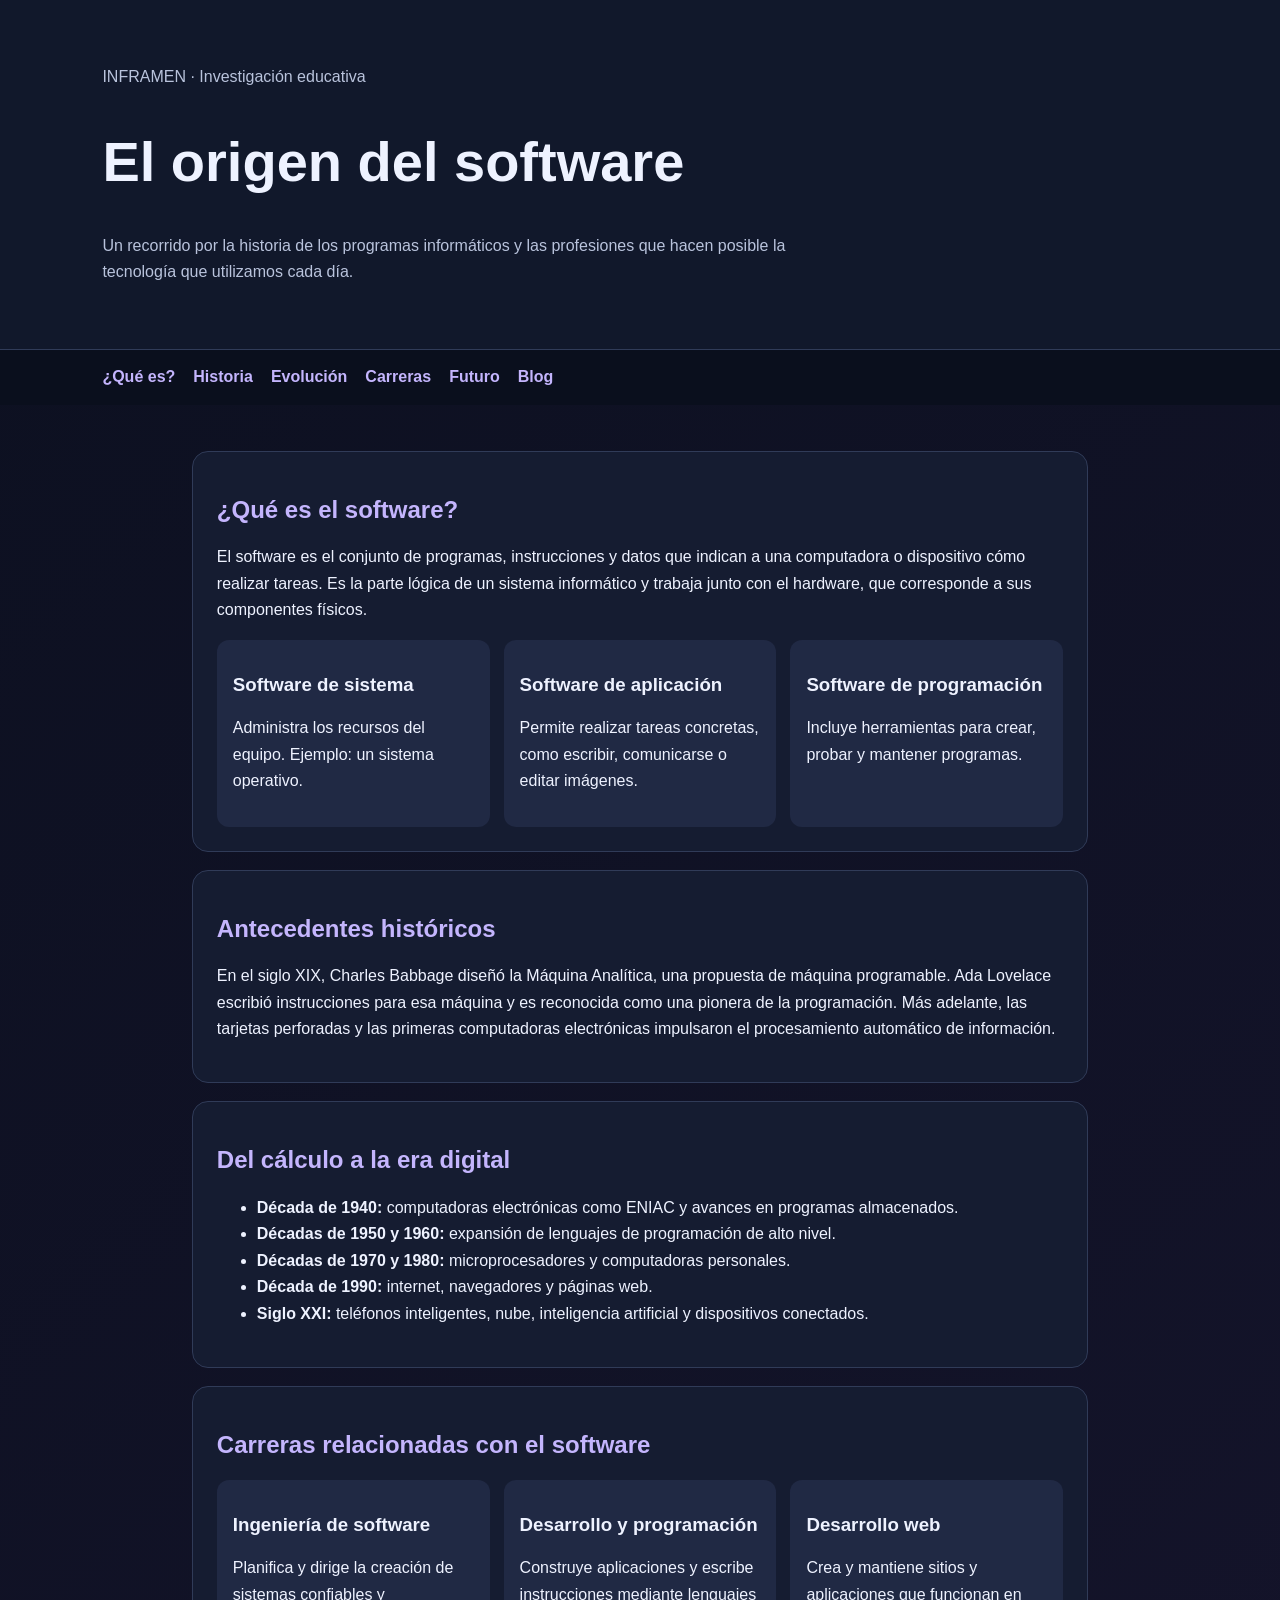
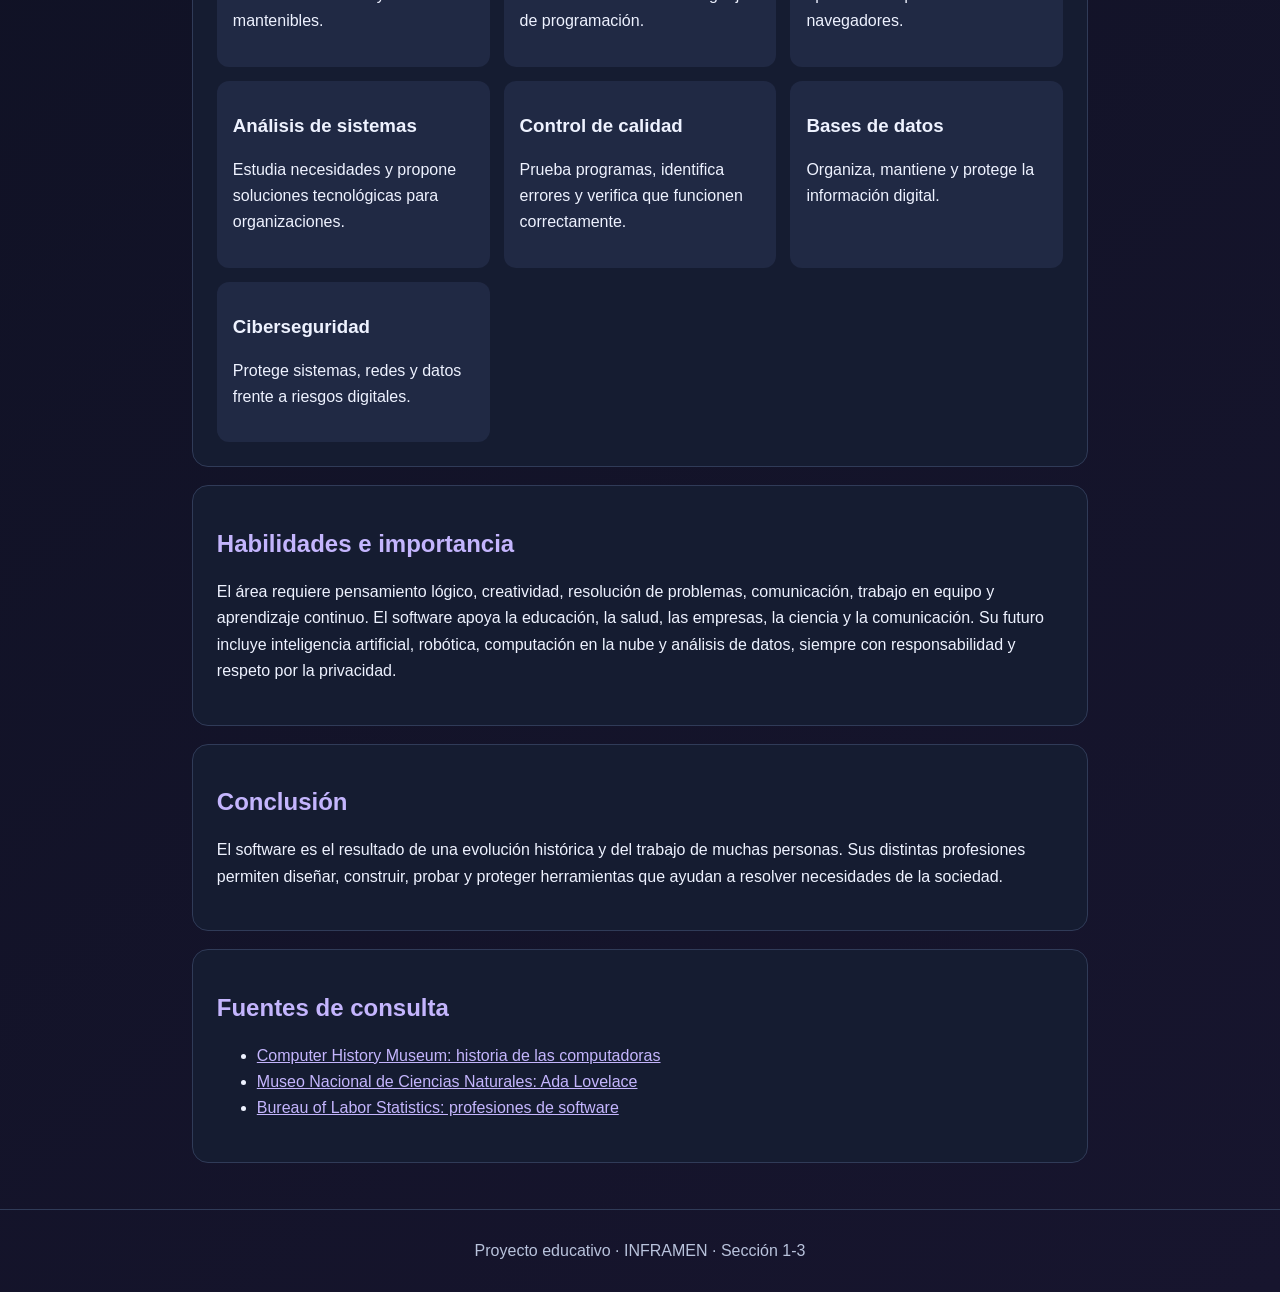
<file: index.html>
<!doctype html><html lang="es"><head><meta charset="utf-8"><meta name="viewport" content="width=device-width,initial-scale=1"><title>Origen del software y carreras</title><link rel="stylesheet" href="styles.css"></head><body>
<header><p>INFRAMEN · Investigación educativa</p><h1>El origen del software</h1><p>Un recorrido por la historia de los programas informáticos y las profesiones que hacen posible la tecnología que utilizamos cada día.</p></header>
<nav><a href="#concepto">¿Qué es?</a><a href="#historia">Historia</a><a href="#evolucion">Evolución</a><a href="#carreras">Carreras</a><a href="#futuro">Futuro</a><a href="blog.html">Blog</a></nav>
<main>
<section id="concepto"><h2>¿Qué es el software?</h2><p>El software es el conjunto de programas, instrucciones y datos que indican a una computadora o dispositivo cómo realizar tareas. Es la parte lógica de un sistema informático y trabaja junto con el hardware, que corresponde a sus componentes físicos.</p><div class="grid"><div class="card"><h3>Software de sistema</h3><p>Administra los recursos del equipo. Ejemplo: un sistema operativo.</p></div><div class="card"><h3>Software de aplicación</h3><p>Permite realizar tareas concretas, como escribir, comunicarse o editar imágenes.</p></div><div class="card"><h3>Software de programación</h3><p>Incluye herramientas para crear, probar y mantener programas.</p></div></div></section>
<section id="historia"><h2>Antecedentes históricos</h2><p>En el siglo XIX, Charles Babbage diseñó la Máquina Analítica, una propuesta de máquina programable. Ada Lovelace escribió instrucciones para esa máquina y es reconocida como una pionera de la programación. Más adelante, las tarjetas perforadas y las primeras computadoras electrónicas impulsaron el procesamiento automático de información.</p></section>
<section id="evolucion"><h2>Del cálculo a la era digital</h2><ul><li><b>Década de 1940:</b> computadoras electrónicas como ENIAC y avances en programas almacenados.</li><li><b>Décadas de 1950 y 1960:</b> expansión de lenguajes de programación de alto nivel.</li><li><b>Décadas de 1970 y 1980:</b> microprocesadores y computadoras personales.</li><li><b>Década de 1990:</b> internet, navegadores y páginas web.</li><li><b>Siglo XXI:</b> teléfonos inteligentes, nube, inteligencia artificial y dispositivos conectados.</li></ul></section>
<section id="carreras"><h2>Carreras relacionadas con el software</h2><div class="grid">
<div class="card"><h3>Ingeniería de software</h3><p>Planifica y dirige la creación de sistemas confiables y mantenibles.</p></div>
<div class="card"><h3>Desarrollo y programación</h3><p>Construye aplicaciones y escribe instrucciones mediante lenguajes de programación.</p></div>
<div class="card"><h3>Desarrollo web</h3><p>Crea y mantiene sitios y aplicaciones que funcionan en navegadores.</p></div>
<div class="card"><h3>Análisis de sistemas</h3><p>Estudia necesidades y propone soluciones tecnológicas para organizaciones.</p></div>
<div class="card"><h3>Control de calidad</h3><p>Prueba programas, identifica errores y verifica que funcionen correctamente.</p></div>
<div class="card"><h3>Bases de datos</h3><p>Organiza, mantiene y protege la información digital.</p></div>
<div class="card"><h3>Ciberseguridad</h3><p>Protege sistemas, redes y datos frente a riesgos digitales.</p></div>
</div></section>
<section id="futuro"><h2>Habilidades e importancia</h2><p>El área requiere pensamiento lógico, creatividad, resolución de problemas, comunicación, trabajo en equipo y aprendizaje continuo. El software apoya la educación, la salud, las empresas, la ciencia y la comunicación. Su futuro incluye inteligencia artificial, robótica, computación en la nube y análisis de datos, siempre con responsabilidad y respeto por la privacidad.</p></section>
<section><h2>Conclusión</h2><p>El software es el resultado de una evolución histórica y del trabajo de muchas personas. Sus distintas profesiones permiten diseñar, construir, probar y proteger herramientas que ayudan a resolver necesidades de la sociedad.</p></section>
<section><h2>Fuentes de consulta</h2><ul><li><a href="https://www.computerhistory.org/timeline/computers/">Computer History Museum: historia de las computadoras</a></li><li><a href="https://www.mncn.csic.es/es/visita-el-mncn/ada-lovelace">Museo Nacional de Ciencias Naturales: Ada Lovelace</a></li><li><a href="https://www.bls.gov/ooh/computer-and-information-technology/software-developers.htm">Bureau of Labor Statistics: profesiones de software</a></li></ul></section>
</main><footer>Proyecto educativo · INFRAMEN · Sección 1-3</footer></body></html>
</file>
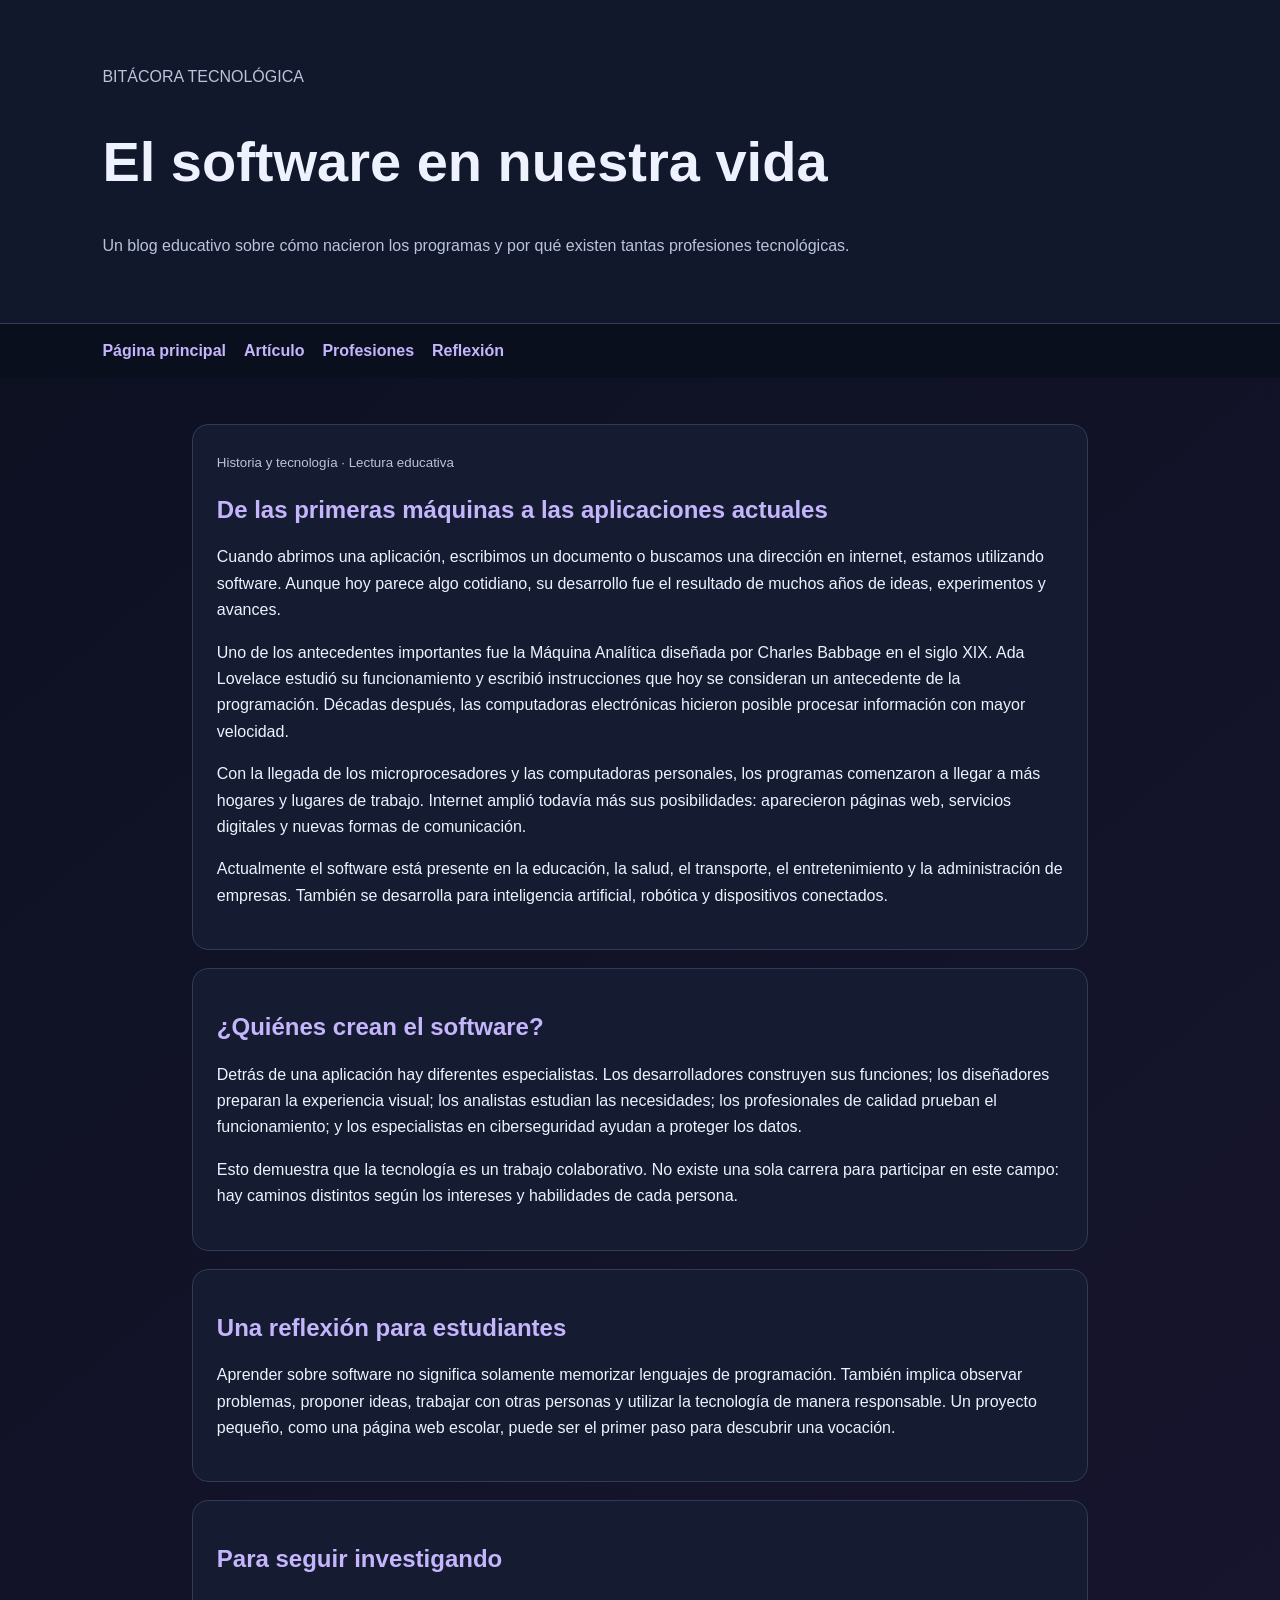
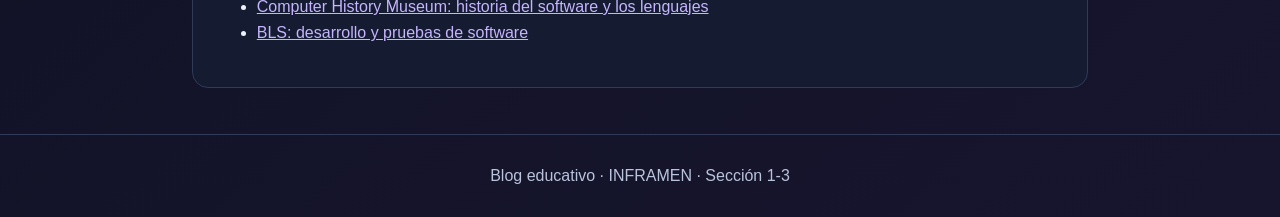
<file: blog.html>
<!doctype html><html lang="es"><head><meta charset="utf-8"><meta name="viewport" content="width=device-width,initial-scale=1"><title>Blog: el software en nuestra vida</title><link rel="stylesheet" href="styles.css"></head><body>
<header><p>BITÁCORA TECNOLÓGICA</p><h1>El software en nuestra vida</h1><p>Un blog educativo sobre cómo nacieron los programas y por qué existen tantas profesiones tecnológicas.</p></header>
<nav><a href="index.html">Página principal</a><a href="#articulo">Artículo</a><a href="#profesiones">Profesiones</a><a href="#reflexion">Reflexión</a></nav>
<main><article id="articulo"><small>Historia y tecnología · Lectura educativa</small><h2>De las primeras máquinas a las aplicaciones actuales</h2>
<p>Cuando abrimos una aplicación, escribimos un documento o buscamos una dirección en internet, estamos utilizando software. Aunque hoy parece algo cotidiano, su desarrollo fue el resultado de muchos años de ideas, experimentos y avances.</p>
<p>Uno de los antecedentes importantes fue la Máquina Analítica diseñada por Charles Babbage en el siglo XIX. Ada Lovelace estudió su funcionamiento y escribió instrucciones que hoy se consideran un antecedente de la programación. Décadas después, las computadoras electrónicas hicieron posible procesar información con mayor velocidad.</p>
<p>Con la llegada de los microprocesadores y las computadoras personales, los programas comenzaron a llegar a más hogares y lugares de trabajo. Internet amplió todavía más sus posibilidades: aparecieron páginas web, servicios digitales y nuevas formas de comunicación.</p>
<p>Actualmente el software está presente en la educación, la salud, el transporte, el entretenimiento y la administración de empresas. También se desarrolla para inteligencia artificial, robótica y dispositivos conectados.</p></article>
<article id="profesiones"><h2>¿Quiénes crean el software?</h2><p>Detrás de una aplicación hay diferentes especialistas. Los desarrolladores construyen sus funciones; los diseñadores preparan la experiencia visual; los analistas estudian las necesidades; los profesionales de calidad prueban el funcionamiento; y los especialistas en ciberseguridad ayudan a proteger los datos.</p><p>Esto demuestra que la tecnología es un trabajo colaborativo. No existe una sola carrera para participar en este campo: hay caminos distintos según los intereses y habilidades de cada persona.</p></article>
<article id="reflexion"><h2>Una reflexión para estudiantes</h2><p>Aprender sobre software no significa solamente memorizar lenguajes de programación. También implica observar problemas, proponer ideas, trabajar con otras personas y utilizar la tecnología de manera responsable. Un proyecto pequeño, como una página web escolar, puede ser el primer paso para descubrir una vocación.</p></article>
<article><h2>Para seguir investigando</h2><ul><li><a href="https://www.computerhistory.org/timeline/software-languages/">Computer History Museum: historia del software y los lenguajes</a></li><li><a href="https://www.bls.gov/ooh/computer-and-information-technology/software-developers.htm">BLS: desarrollo y pruebas de software</a></li></ul></article></main><footer>Blog educativo · INFRAMEN · Sección 1-3</footer></body></html>
</file>
<file: styles.css>
:root{--bg:#0c1020;--panel:#151c31;--text:#eef2ff;--muted:#b9c3dc;--accent:#a78bfa;--line:#303b58}
*{box-sizing:border-box}body{margin:0;font-family:Arial,sans-serif;background:linear-gradient(140deg,#0c1020,#17152e);color:var(--text);line-height:1.65}
header{padding:48px 8%;background:#11182b;border-bottom:1px solid var(--line)}header p{color:var(--muted);max-width:760px}
nav{display:flex;gap:18px;flex-wrap:wrap;padding:14px 8%;background:#0a0f1d;position:sticky;top:0}
a{color:#c4b5fd}nav a{text-decoration:none;font-weight:bold}main{max-width:1050px;margin:auto;padding:28px 6%}
section,article{background:var(--panel);padding:24px;border:1px solid var(--line);border-radius:16px;margin:18px 0}
h1,h2,h3{line-height:1.2}h1{font-size:clamp(2rem,5vw,3.5rem)}h2{color:#c4b5fd}
.grid{display:grid;grid-template-columns:repeat(auto-fit,minmax(220px,1fr));gap:14px}
.card{background:#202944;padding:16px;border-radius:12px}
small,footer{color:var(--muted)}footer{padding:28px 8%;border-top:1px solid var(--line);text-align:center}
</file>
